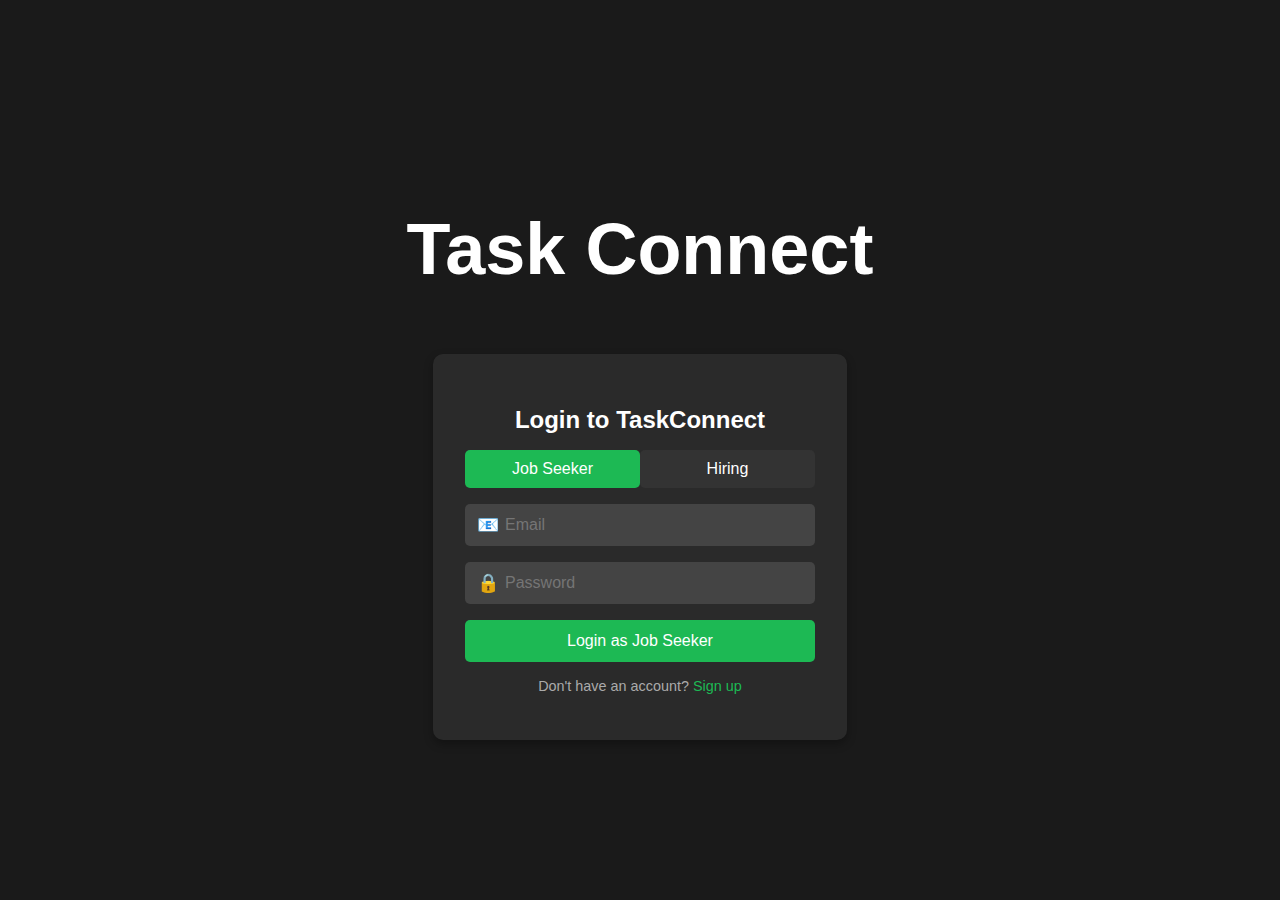
<file: index.html>
<!DOCTYPE html>
<html lang="en">
<head>
    <meta charset="UTF-8">
    <meta name="viewport" content="width=device-width, initial-scale=1.0">
    <title>TaskConnect - Login</title>
    <link rel="stylesheet" href="styles.css">
    <script defer src="script.js"></script>
</head>
<body>
    <div class="title">
        <h1>Task Connect</h1>
    </div>
    <div class="container">
        <div class="card">
            <h2 class="title">Login to TaskConnect</h2>
            
            <!-- Tab Switch for Login Types -->
            <div class="tab-container">
                <button class="tab-btn active" onclick="switchTab('jobseeker')">Job Seeker</button>
                <button class="tab-btn" onclick="switchTab('hiring')">Hiring</button>
            </div>

            <!-- Job Seeker Login Form -->
            <form id="jobseeker-form" class="login-form active-form">
                <div class="input-group">
                    <span class="icon">📧</span>
                    <input type="email" id="jobseeker-email" placeholder="Email" required>
                </div>
                <div class="input-group">
                    <span class="icon">🔒</span>
                    <input type="password" id="jobseeker-password" placeholder="Password" required>
                </div>
                <button type="submit" class="btn">Login as Job Seeker</button>
            </form>

            <!-- Hiring Login Form -->
            <form id="hiring-form" class="login-form">
                <div class="input-group">
                    <span class="icon">📧</span>
                    <input type="email" id="hiring-email" placeholder="Company Email" required>
                </div>
                <div class="input-group">
                    <span class="icon">🔒</span>
                    <input type="password" id="hiring-password" placeholder="Password" required>
                </div>
                <button type="submit" class="btn">Login as Hiring Manager</button>
            </form>

            <p class="footer-text">
                Don't have an account? <a href="#">Sign up</a>
            </p>
        </div>
    </div>
</body>
</html>
</file>
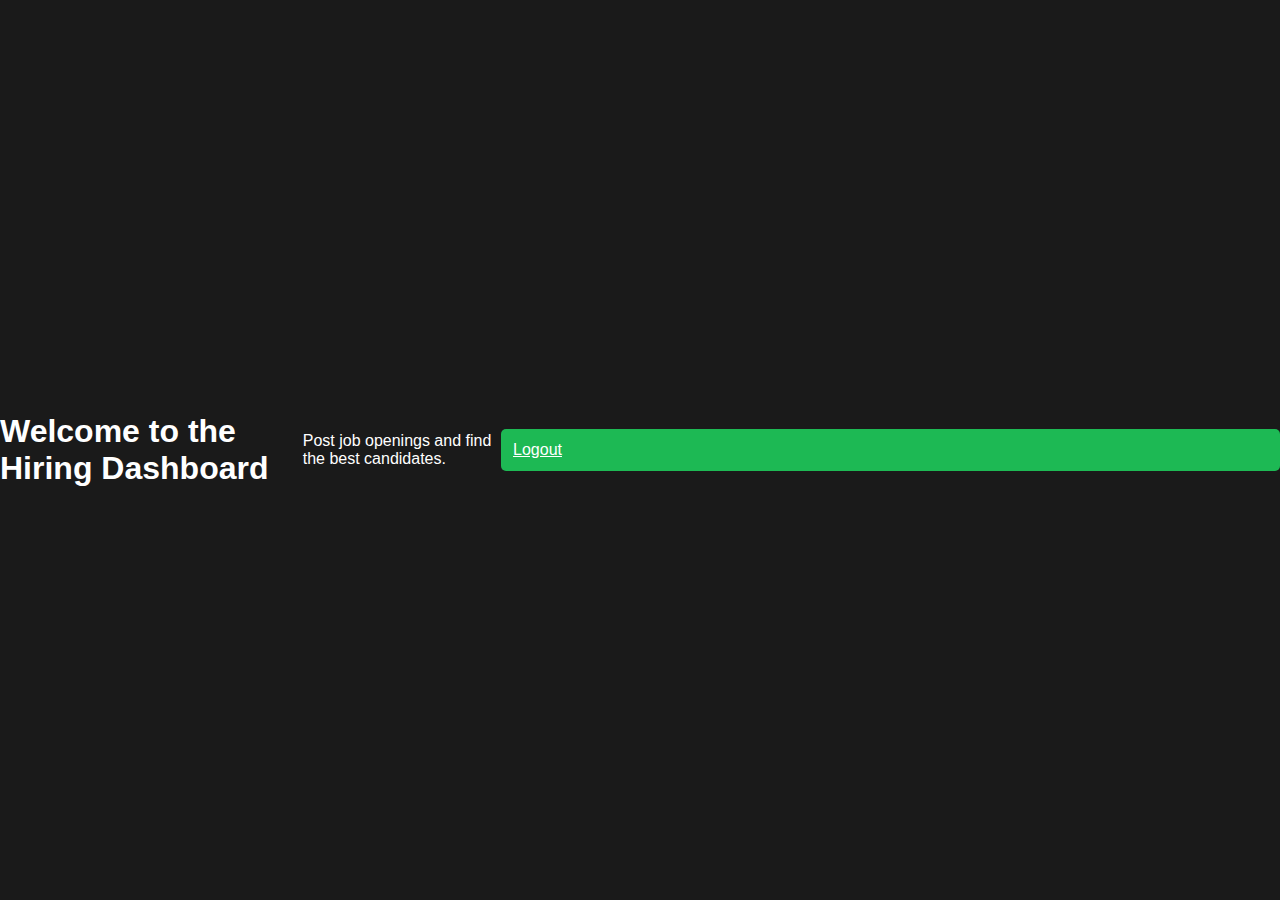
<file: hiring-dashboard.html>
<!DOCTYPE html>
<html lang="en">
<head>
    <meta charset="UTF-8">
    <meta name="viewport" content="width=device-width, initial-scale=1.0">
    <title>Hiring Dashboard - TaskConnect</title>
    <link rel="stylesheet" href="styles.css">
</head>
<body>
    <div class="container">
        <h1>Welcome to the Hiring Dashboard</h1>
        <p>Post job openings and find the best candidates.</p>
        <a href="index.html" class="btn">Logout</a>
    </div>
</body>
</html>
</file>
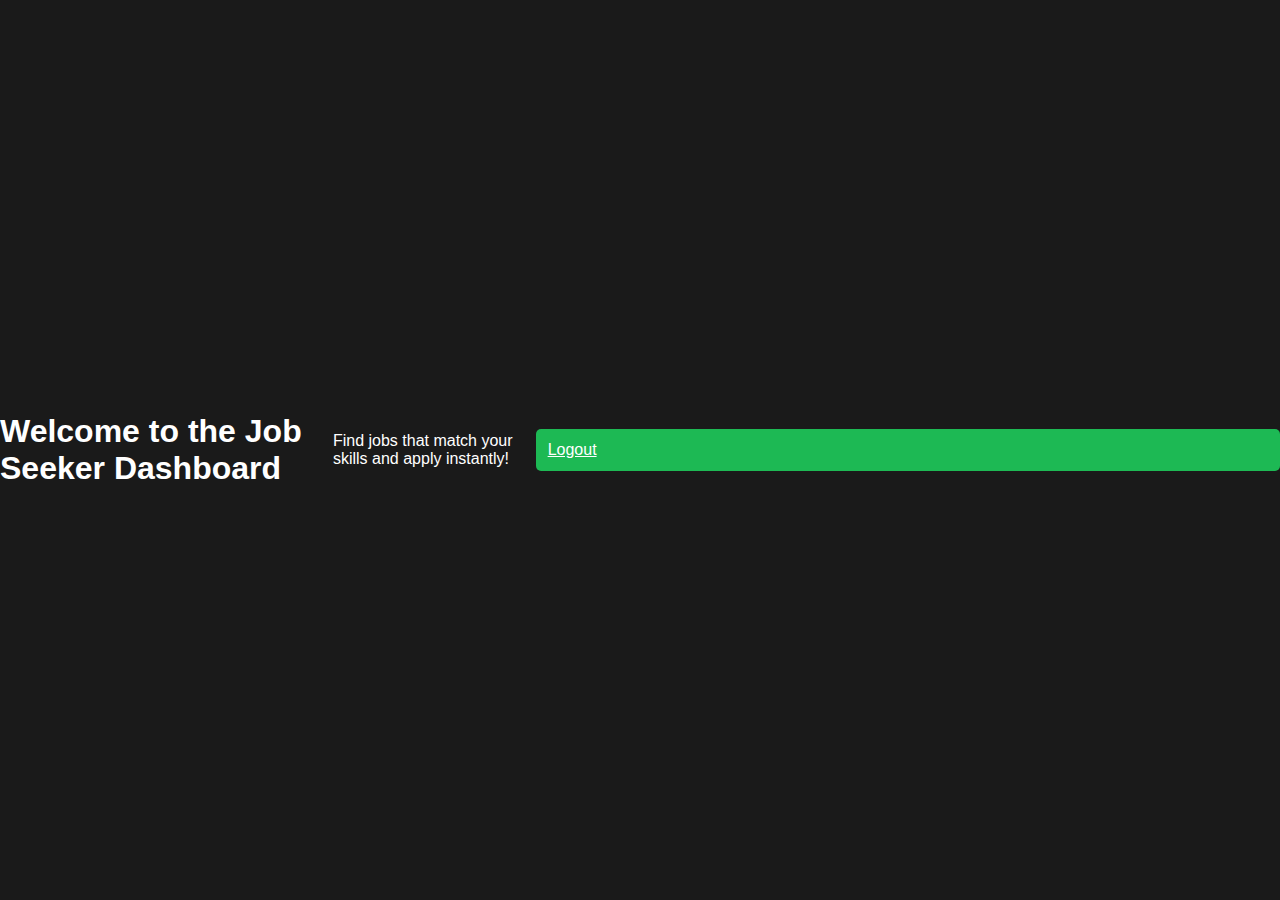
<file: jobseeker-dashboard.html>
<!DOCTYPE html>
<html lang="en">
<head>
    <meta charset="UTF-8">
    <meta name="viewport" content="width=device-width, initial-scale=1.0">
    <title>Job Seeker Dashboard - TaskConnect</title>
    <link rel="stylesheet" href="styles.css">
</head>
<body>
    <div class="container">
        <h1>Welcome to the Job Seeker Dashboard</h1>
        <p>Find jobs that match your skills and apply instantly!</p>
        <a href="index.html" class="btn">Logout</a>
    </div>
</body>
</html>
</file>
<file: styles.css>
/* Global Styles */
body {
    font-family: Arial, sans-serif;
    background-color: #1a1a1a;
    color: white;
    display: flex;
    flex-direction: column;
    align-items: center;
    justify-content: center;
    height: 100vh;
    margin: 0;
}

/* Card Styling */
.container {
    display: flex;
    justify-content: center;
    align-items: center;
    width: 100%;
}

.card {
    background: #2a2a2a;
    padding: 2rem;
    border-radius: 10px;
    width: 350px;
    box-shadow: 0px 4px 10px rgba(0, 0, 0, 0.3);
    text-align: center;
}

/* Title */
.title {
    font-size: 1.5rem;
    font-weight: bold;
    margin-bottom: 1rem;
}

/* Tab Buttons */
.tab-container {
    display: flex;
    justify-content: space-between;
    margin-bottom: 1rem;
}

.tab-btn {
    flex: 1;
    padding: 10px;
    background: #333;
    color: white;
    border: none;
    cursor: pointer;
    font-size: 1rem;
    border-radius: 5px;
}

.tab-btn.active {
    background: #1db954;
}

/* Input Fields */
.input-group {
    position: relative;
    margin-bottom: 1rem;
    width: 100%;
    display: flex;
    align-items: center;
}

.input-group .icon {
    position: absolute;
    left: 12px;
    top: 50%;
    transform: translateY(-50%);
    color: #aaa;
    font-size: 18px;
}

.input-group input {
    width: 100%;
    padding: 12px 12px 12px 40px; /* Padding to accommodate icon */
    border-radius: 5px;
    border: none;
    background: #444;
    color: white;
    font-size: 1rem;
    box-sizing: border-box;
}

.input-group input:focus {
    outline: none;
    box-shadow: 0px 0px 5px #1db954;
}

/* Button */
.btn {
    background-color: #1db954;
    color: white;
    border: none;
    padding: 12px;
    width: 100%;
    font-size: 1rem;
    border-radius: 5px;
    cursor: pointer;
    transition: background 0.3s;
}

.btn:hover {
    background-color: #17a347;
}

/* Hide Forms Initially */
.login-form {
    display: none;
}

.active-form {
    display: block;
}

/* Footer */
.footer-text {
    margin-top: 1rem;
    font-size: 0.9rem;
    color: #aaa;
}

.footer-text a {
    color: #1db954;
    text-decoration: none;
}

.footer-text a:hover {
    text-decoration: underline;
}

.title h1{
    font-size:3em
}
</file>
